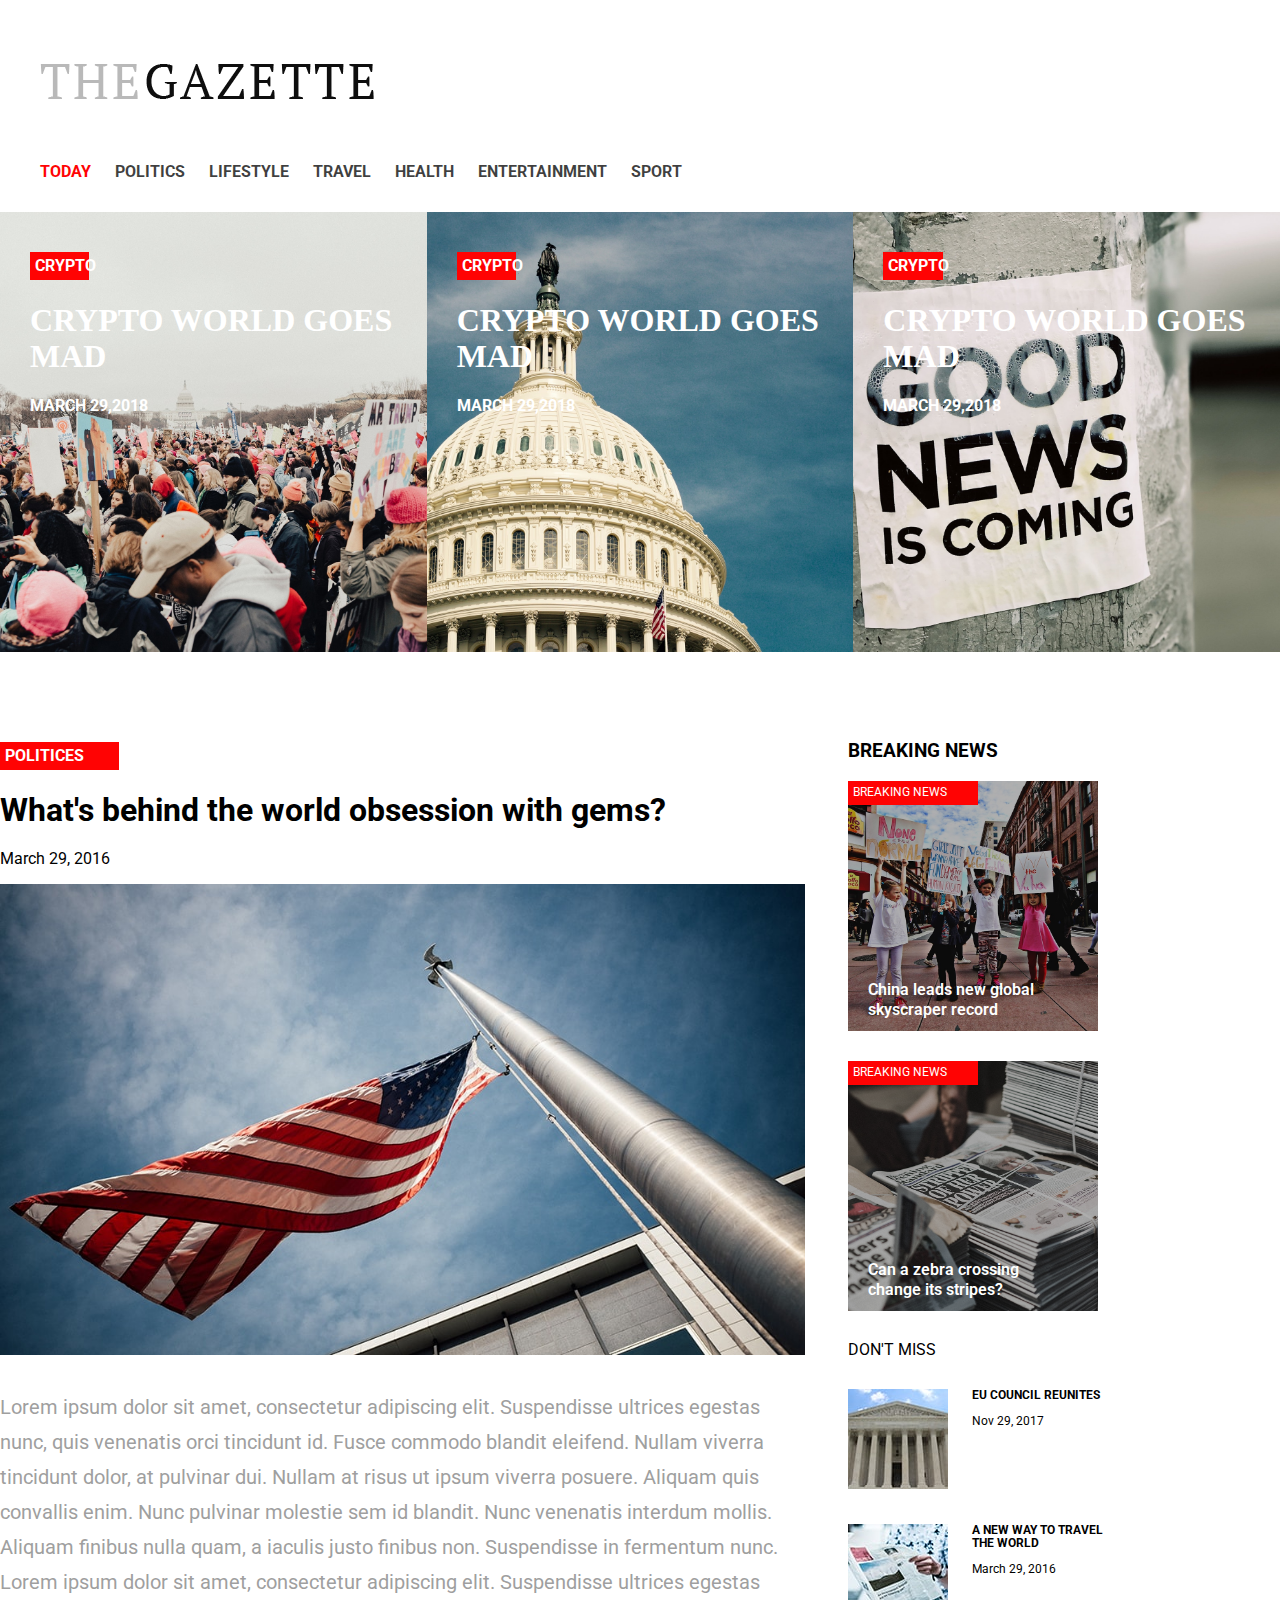
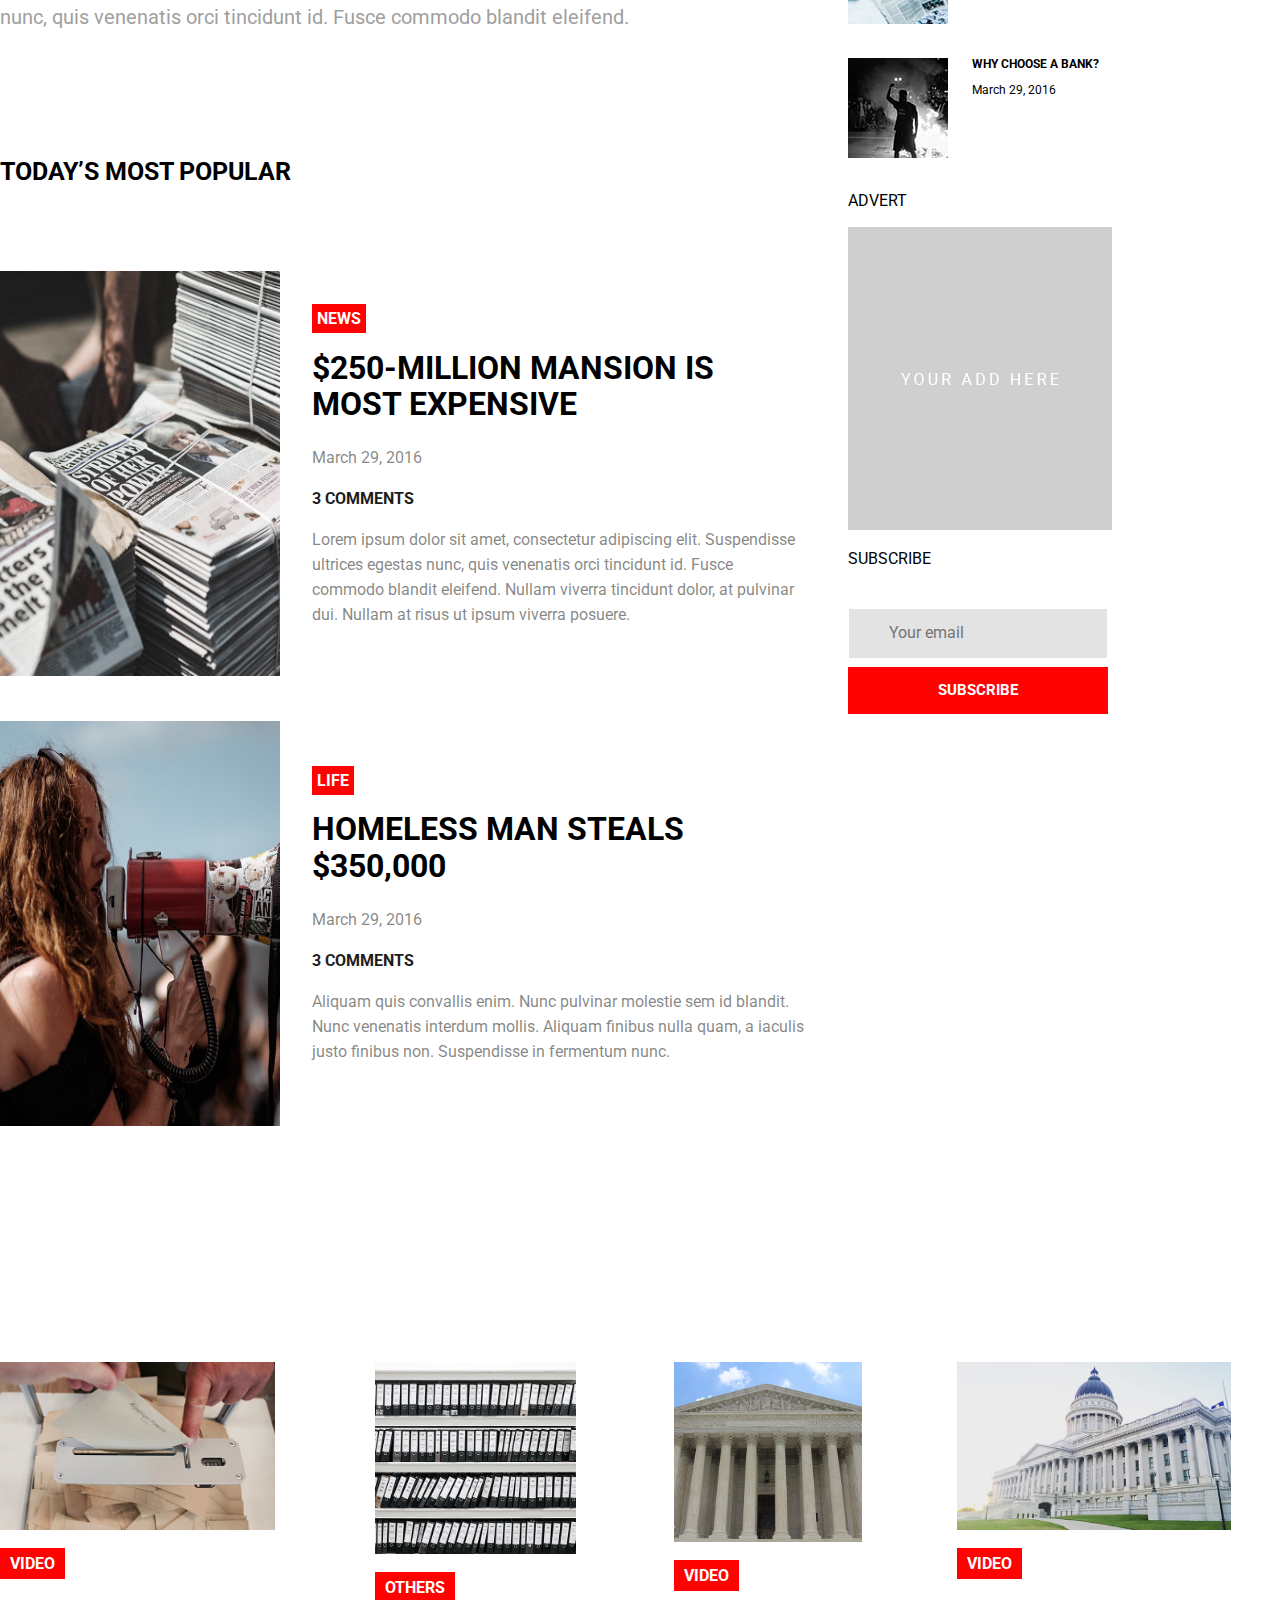
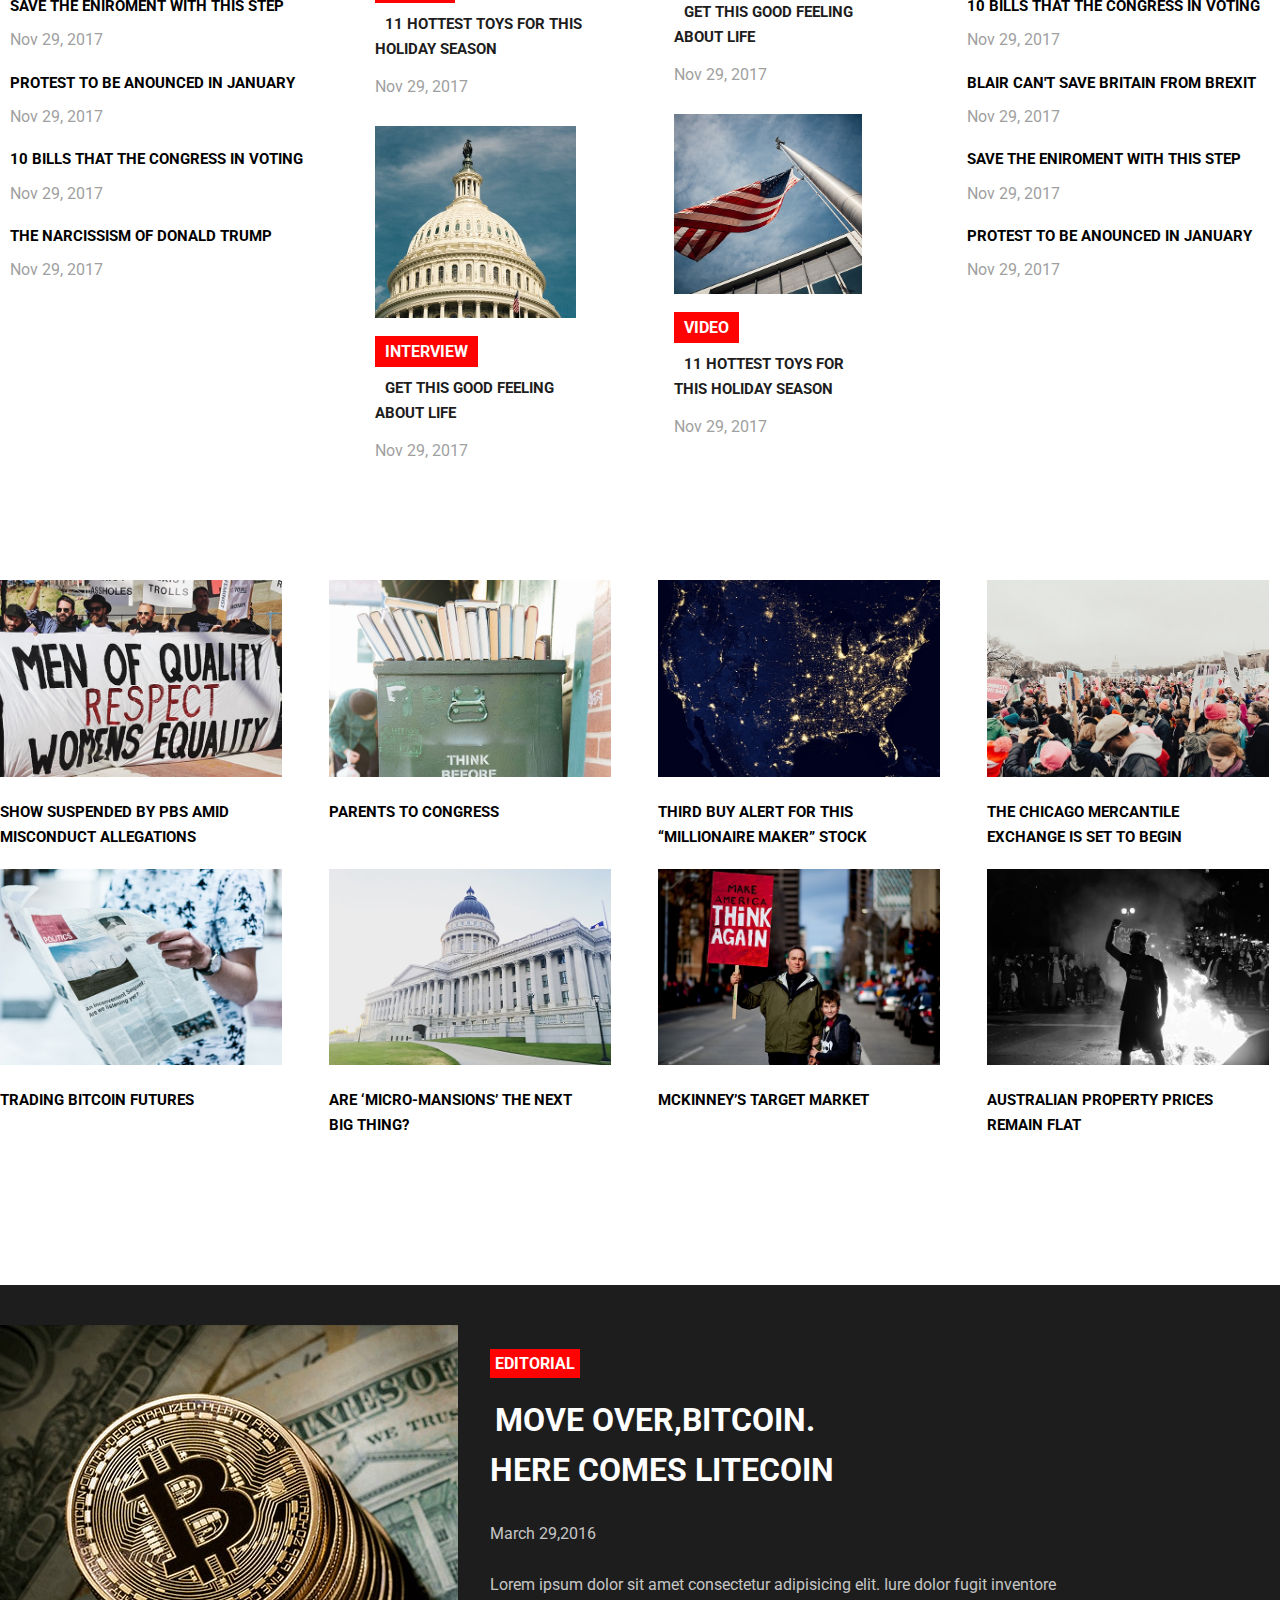
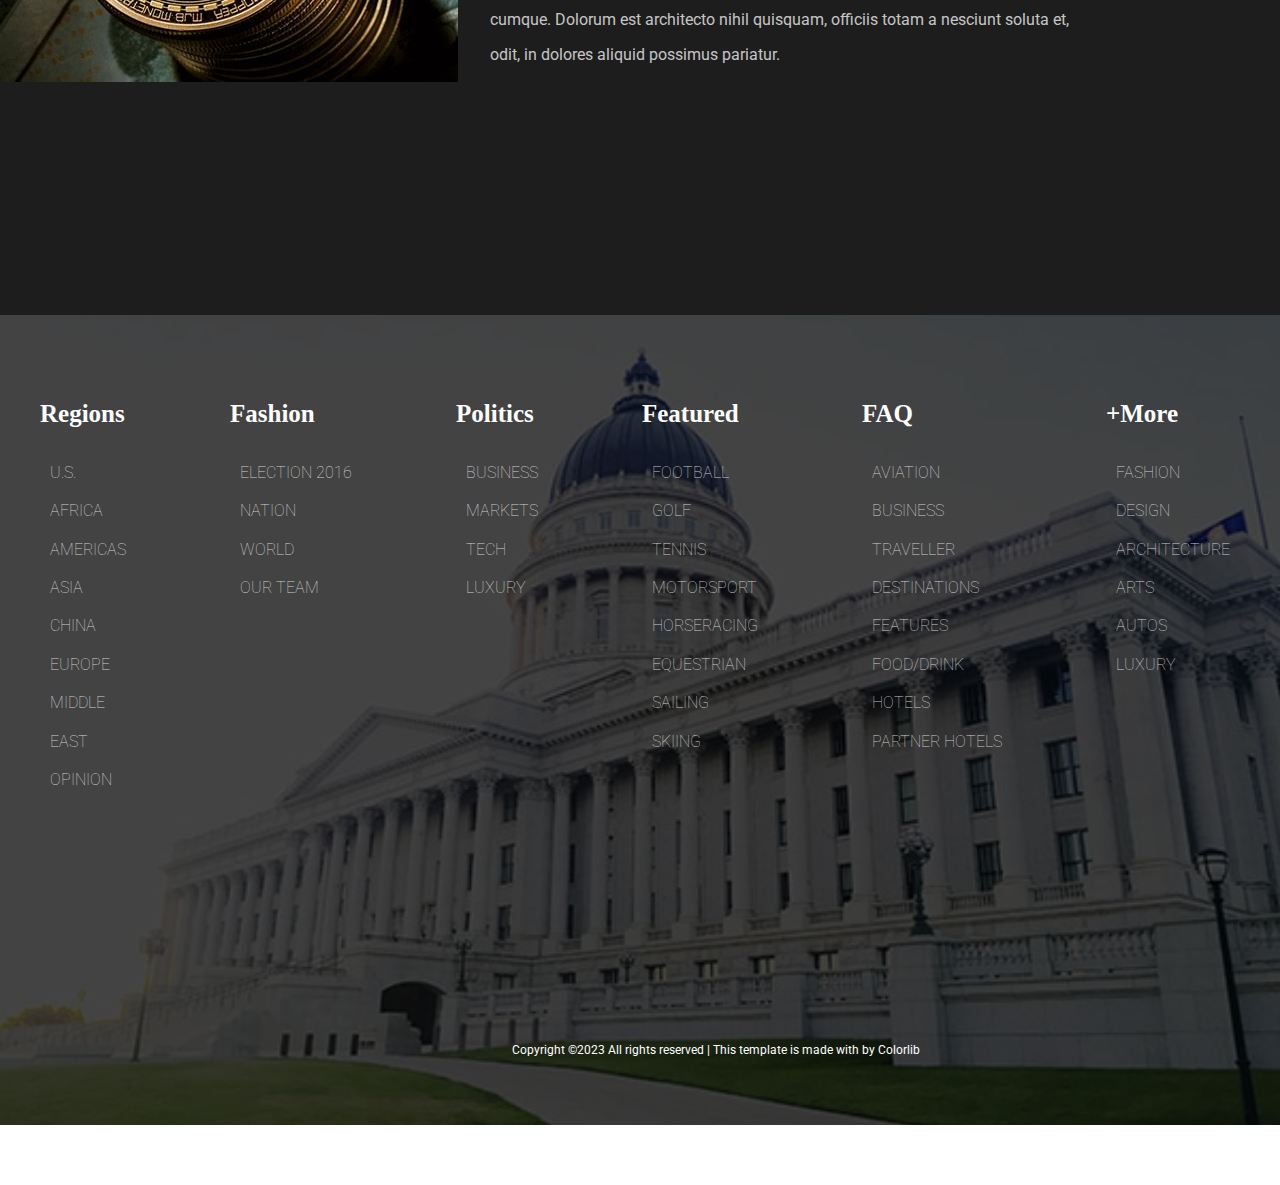
<file: index.html>
<!DOCTYPE html>
<html lang="en">
<head>
    <meta charset="UTF-8">
    <link rel="stylesheet" href="css/style.min.css">
    <link rel="preconnect" href="https://fonts.googleapis.com">
<link rel="preconnect" href="https://fonts.gstatic.com" crossorigin>
<link href="https://fonts.googleapis.com/css2?family=Roboto:wght@300&display=swap" rel="stylesheet">
    <title>The GAZELLE</title>
</head>
<body>
    <header>
<div><img src="core-img/logo.png" alt=""></div>
<nav class="main-nav">
    <a href="">TODAY</a>
    <a href=""> POLITICS</a>
    <a href=""> LIFESTYLE</a>
    <a href=""> TRAVEL</a>
    <a href=""> HEALTH</a>
    <a href="">ENTERTAINMENT</a>
    <a href="">SPORT</a>
</nav>
</header>
    <div class="menu-scroll">
        <section class="box-menu">
        <div class="rouge"><a href="">crypto</a></div>
        <h1> <a href="">Crypto world goes mad</a> </h1>
        <p> <a href="">March 29,2018</a> </p>
        </section >
        <section class="box-menu">
            <div class="rouge"><a href="">crypto</a></div>
        <h1> <a href="">Crypto world goes mad</a> </h1>
        <p> <a href="">March 29,2018</a> </p>
        </section>
        <section class="box-menu">
            <div class="rouge"><a href="">crypto</a></div>
        <h1><a href="">Crypto world goes mad</a></h1>
        <p> <a href="">March 29,2018</a> </p>
        </section>
    </div>
    <main class="main-1">
        <div class="large-colonne">
            <div class="box-menu">
             <div class="rouge"><a href="">Politices</a></div>
               <h1>What's behind the world obsession with gems?</h1>
               <p>March 29, 2016</p>
            </div>
            <div class="blog">
                <img src="blog-img/1.jpg" alt="">
                <p>Lorem ipsum dolor sit amet, consectetur adipiscing elit. Suspendisse ultrices egestas nunc, quis venenatis orci tincidunt id. Fusce commodo blandit eleifend. Nullam viverra tincidunt dolor, at pulvinar dui. Nullam at risus ut ipsum viverra posuere. Aliquam quis convallis enim. Nunc pulvinar molestie sem id blandit. Nunc venenatis interdum mollis. Aliquam finibus nulla quam, a iaculis justo finibus non. Suspendisse in fermentum nunc. Lorem ipsum dolor sit amet, consectetur adipiscing elit. Suspendisse ultrices egestas nunc, quis venenatis orci tincidunt id. Fusce commodo blandit eleifend.</p>
            </div>
            <div class="continue-reading">
                <a class="btn-withe" href="">continue-reading<a>
                <div class="réseaux-sociaux">
                    <a href=""></a>
                    <a href=""></a>
                    <a href=""></a>
                    <a href=""></a>
                </div>
            </div>
            <p class="today">TODAY’S MOST POPULAR</p>
            <div class="img-text1">
                <div><img src="blog-img/2.jpg" alt=""></div>
                <div class="text1">
                    <a class="rouge" href="">NEWS</a>
                    <h1> <a href="">$250-million mansion is most expensive</a> </h1>
                    <p>March 29, 2016</p>
                        <p> <a href="">3 COMMENTS</a> </p>
                       <p> Lorem ipsum dolor sit amet, consectetur adipiscing elit. Suspendisse ultrices egestas nunc, quis venenatis orci tincidunt id. Fusce commodo blandit eleifend. Nullam viverra tincidunt dolor, at pulvinar dui. Nullam at risus ut ipsum viverra posuere.</p>
                </div>
            </div>
                <div class="img-text1">
                    <div><img src="blog-img/3.jpg" alt=""></div>
                    <div class="text1">
                        <a class="rouge" href="">LIFE</a>
                        <h1>  <a href="">Homeless man steals $350,000</a> </h1>
                        <p>March 29, 2016</p>
                            <p><a href="">3 COMMENTS</a> </p>
                           <p>
                            Aliquam quis convallis enim. Nunc pulvinar molestie sem id blandit. Nunc venenatis interdum mollis. Aliquam finibus nulla quam, a iaculis justo finibus non. Suspendisse in fermentum nunc.</p>
                    </div>
        
        </div>
    </div>
    <div class="étroite-colonne">
            <h3>BREAKING NEWS</h3>
            <div class="breaking-news">
                <p >BREAKING NEWS</p>
                <P>China leads new global skyscraper record</p>
            </div>
            <div class="breaking-news">
                <p >BREAKING NEWS</p>
                <P>Can a zebra crossing change its stripes?</p>
            </div>
            <p>DON'T MISS</p>
            <div class="dont-miss">
                <div class="img-text">
                    <div><img src="blog-img/dm-1.jpg" alt=""></div>
                    <div class="dont-miss-text"><a href="">EU council reunites</a>
                    <p> Nov 29, 2017</p></div>
                </div>
                    <div class="img-text">
                        <div><img src="blog-img/dm-2.jpg" alt=""></div>
                        <div class="dont-miss-text"><a href="">A new way to travel the world</a>
                        <p>March 29, 2016</p></div>
                    </div>
                        <div class="img-text">
                            <div><img src="blog-img/dm-3.jpg" alt=""></div>
                            <div class="dont-miss-text"><a href="">Why choose a bank?</a>
                            <p>  March 29, 2016</p></div>
                        </div>
            </div>
            <p>ADVERT</p>
            <div class="add">   <a href=""><img src="bg-img/add.png" alt=""></a> </div>
            <P>SUBSCRIBE</P>
            <div class="subscribe">
                 <input type="text" placeholder="Your email">
                 <a class="btn btn-red" href="">SUBSCRIBE</a>
            </div>
        </div>
        </div>
    </main>
        <section class="quatre-colonnes">
            <div class="colonnes-video">
                <div class="img1"><img src="blog-img/12.jpg" alt=""></div>
                <div class="text">
                    <a href="">VIDEO</a>
                    <h3> <a href="">Save the eniroment with this step</a> </h3>
                    <p>Nov 29, 2017 </p>
                </div>
                <div class="text">
                    <h3><a href="">Protest to be anounced in January</a> </h3>
                  <p>Nov 29, 2017</p>  </div>
                    <div class="text"> 
                        <h3><a href="">10 Bills that the Congress in voting</a></h3> 
                       <p>Nov 29, 2017</p>
                     </div>
                    <div class="text">    
                        <h3><a href="">The narcissism of Donald Trump</a></h3>  
                     <p>Nov 29, 2017</p>   </div>
            </div>
            <div class="colonnes-de-milieu">
                <div class="box-colonnes-de-milieu">
                    <img src="blog-img/14.jpg" alt="">
                    <a href="">OTHERS</a>
                    <h3><a href="">11 hottest toys for this holiday season</a></h3>  
                     <p>Nov 29, 2017</p>  
                </div>
                
                <div class="box-colonnes-de-milieu">
                    <img src="blog-img/16.jpg" alt="">
                    <a href="">INTERVIEW</a>
                    <h3><a href="">Get this good feeling about life</a></h3>  
                     <p>Nov 29, 2017</p>  
                </div>
               
            </div>
            <div class="colonnes-de-milieu"> 
                <div class="box-colonnes-de-milieu">
                    <img src="blog-img/15.jpg" alt="">
                    <a href="">VIDEO</a>
                    <h3><a href="">Get this good feeling about life</a></h3>  
                     <p>Nov 29, 2017</p>  
                </div>
                <div class="box-colonnes-de-milieu">
                    <img  src="blog-img/17.jpg" alt="">
                    <a href="">VIDEO</a>
                    <h3><a href="">11 hottest toys for this holiday season</a></h3>  
                     <p>Nov 29, 2017</p>  
                </div>

            </div>
            <div class="colonnes-video">
                <div class="img1"><img src="blog-img/13.jpg" alt=""></div>
                <div class="text">
                    <a href="">VIDEO</a>
                    <h3> <a href="">10 Bills that the Congress in voting</a> </h3>
                    <p>Nov 29, 2017 </p>
                </div>
                <div class="text">
                    <h3><a href="">Blair can't save Britain from Brexit</a> </h3>
                  <p>Nov 29, 2017</p>  </div>
                    <div class="text"> 
                        <h3><a href="">Save the eniroment with this step</a></h3> 
                       <p>Nov 29, 2017</p>
                     </div>
                    <div class="text">    
                        <h3><a href="">Protest to be anounced in January</a></h3>  
                     <p>Nov 29, 2017</p>   </div>
            </div>
        </section>
        <section class="parti-huit-video">
            <div class="col1"><div class="box-video">
                <img src="blog-img/4.jpg" alt="">
                <h3>  <a href="">Show suspended by PBS amid misconduct allegations</a> </h3>
            </div>
            <div class="box-video">
                <img src="blog-img/5.jpg" alt="">
                <h3>  <a href="">Parents to Congress</a> </h3>
            </div>
            <div class="box-video">
                <img src="blog-img/6.jpg" alt="">
                <h3>  <a href="">Third Buy Alert for This “Millionaire Maker” Stock</a> </h3>
            </div>
            <div class="box-video">
                <img src="blog-img/7.jpg" alt="">
                <h3>  <a href="">The Chicago Mercantile Exchange is set to begin</a> </h3>
            </div></div>
           <div class="col1"> <div class="box-video">
                <img src="blog-img/8.jpg" alt="">
                <h3>  <a href="">Trading bitcoin futures</a> </h3>
            </div>
            <div class="box-video">
                <img src="blog-img/9.jpg" alt="">
                <h3>  <a href="">Are ‘Micro-Mansions’ the Next Big Thing?</a> </h3>
            </div>
            <div class="box-video">
                <img src="blog-img/10.jpg" alt="">
                <h3>  <a href="">McKinney’s target market</a> </h3>
            </div>
            <div class="box-video">
                <img src="blog-img/11.jpg" alt="">
                <h3>  <a href="">Australian Property Prices Remain Flat</a> </h3>
            </div>
        </div>
        </section>
    
    <section class="bitcoin">
        <div class="bitcoin-centré">
        <div> <img src="blog-img/bitcoin.jpg" alt=""> </div>
        <div class="text">
            <a href="">Editorial</a>
            <h1> <a href=""> Move over,bitcoin.
                Here comes litecoin</a> </h1>
            <p>March 29,2016</p>
            <P>Lorem ipsum dolor sit amet consectetur adipisicing elit. Iure dolor fugit inventore cumque. Dolorum est architecto nihil quisquam, officiis totam a nesciunt soluta et, odit, in dolores aliquid possimus pariatur.</P>
        </div>
    </div>
    </section>
    <footer>
        <div class="footer-menu">
        <div class="menu"><h3>Regions</h3>
            <a href="">U.S.</a>
            <a href=""> Africa</a>
            <a href=""> Americas</a>
            <a href="">Asia</a>
            <a href="">China</a>
            <a href="">Europe</a>
            <a href=""> Middle</a>
            <a href=""> East</a>
            <a href="">Opinion</a>
        </div>
        <div class="menu"><h3>Fashion</h3>
            <a href="">Election 2016</a>
            <a href=""> Nation</a>
            <a href="">World</a>
            <a href=""> Our Team</a>
           </div>
        <div class="menu">
            <h3>Politics</h3>
                <a href="">Business</a>
                <a href="">Markets</a>
                <a href="">Tech</a>
                <a href="">Luxury</a>
        </div>
        <div class="menu"><h3>Featured</h3>
            <a href="">Football</a>
            <a href="">Golf</a>
            <a href="">Tennis</a>
            <a href="">Motorsport</a>
            <a href="">Horseracing</a>
            <a href="">Equestrian</a>
            <a href="">Sailing</a>
            <a href="">Skiing</a>
        </div>
        <div class="menu"><h3>FAQ</h3>
            <a href="">Aviation</a>
            <a href="">Business</a>
            <a href="">Traveller</a>
            <a href="">Destinations</a>
            <a href="">Features</a>
            <a href="">Food/Drink</a>
            <a href="">Hotels</a>
            <a href="">Partner Hotels</a>
        </div>
        <div class="menu">
            <h3>+More</h3>
                <a href="">Fashion</a>
                <a href="">Design</a>
                <a href="">Architecture</a>
                <a href="">Arts</a>
                <a href="">Autos</a>
                <a href="">Luxury</a>
        </div>
       </div>
       <div><small>Copyright ©2023 All rights reserved | This template is made with  by Colorlib</small></div>
    </footer>
</body>
</html>
</file>
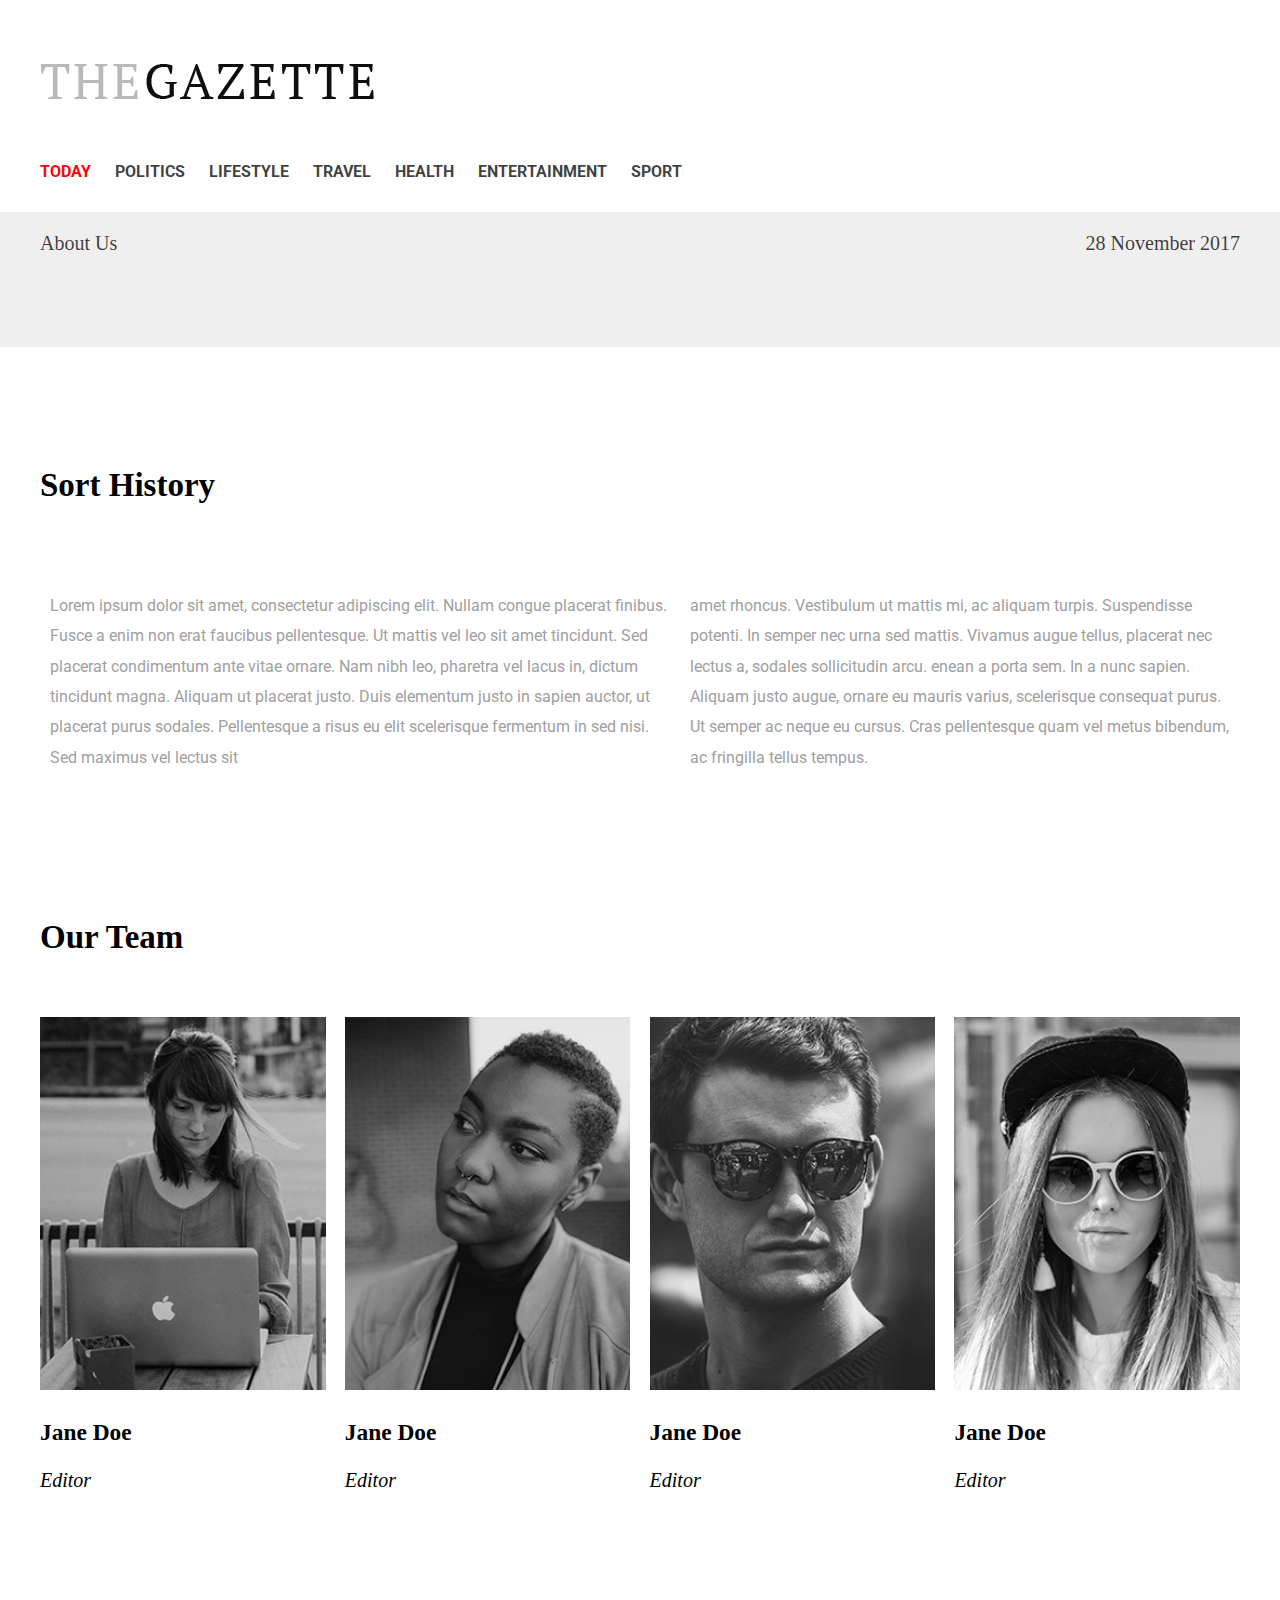
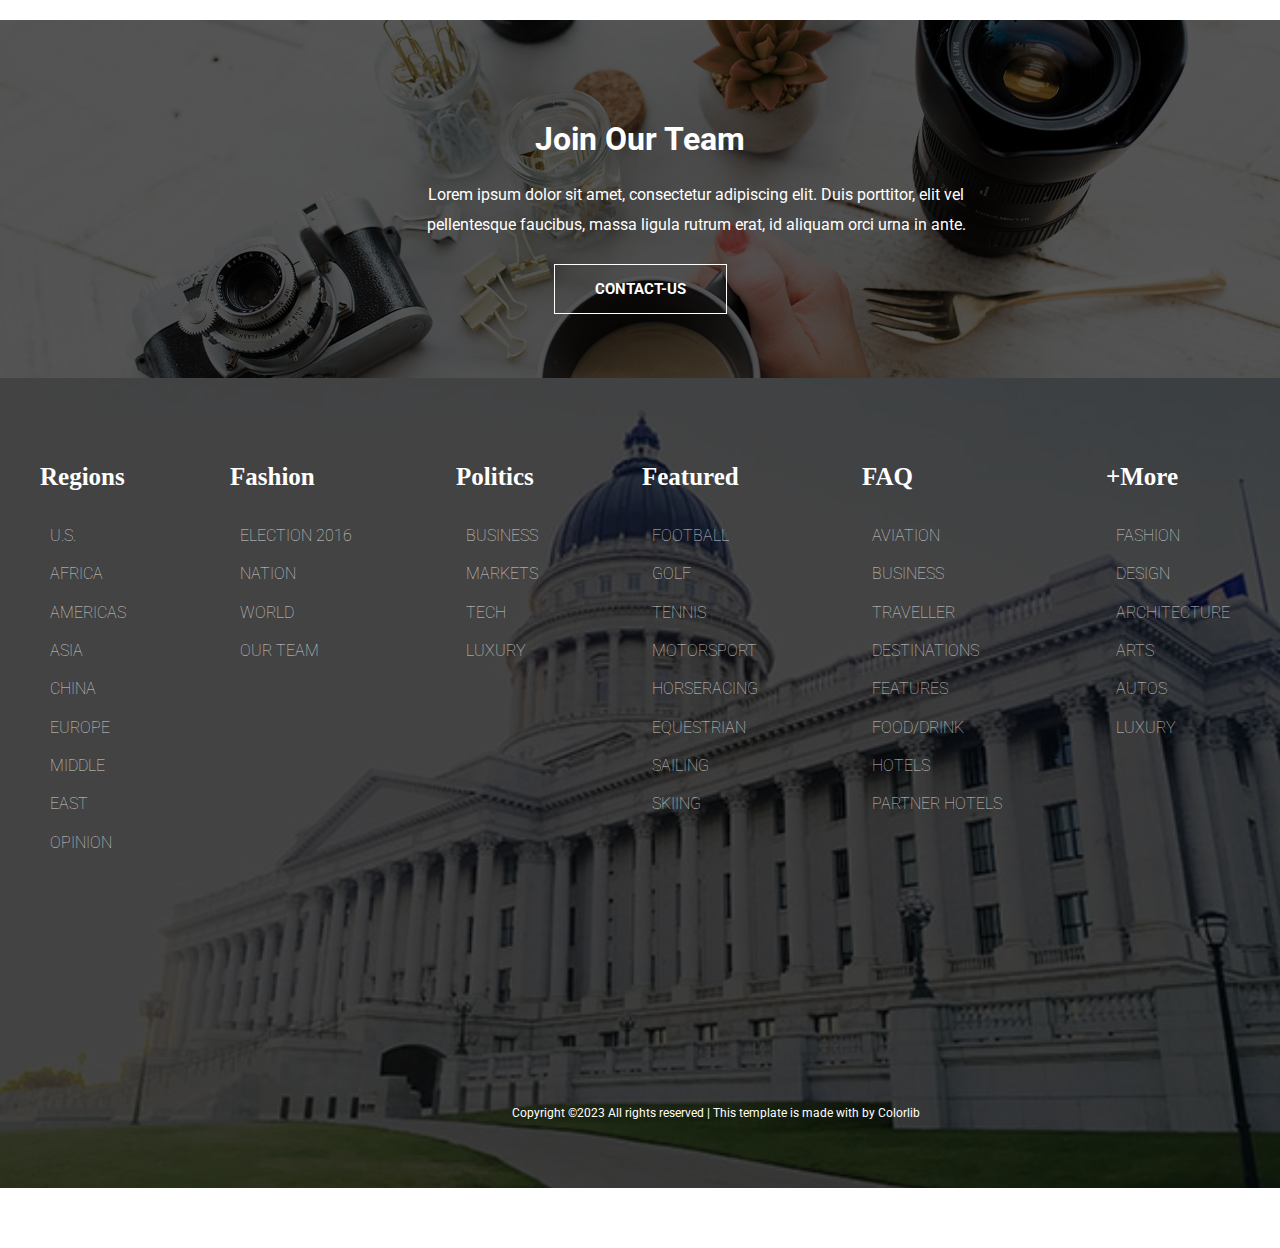
<file: about.html>
<!DOCTYPE html>
<html lang="en">
<head>
    <meta charset="UTF-8">
    <link rel="stylesheet" href="css/style.min.css">
    <link rel="preconnect" href="https://fonts.googleapis.com">
<link rel="preconnect" href="https://fonts.gstatic.com" crossorigin>
<link href="https://fonts.googleapis.com/css2?family=Roboto:wght@300&display=swap" rel="stylesheet">
    <title>Document</title>
</head>
<body>
    <header>
    <div><img src="core-img/logo.png" alt=""></div>
<nav class="main-nav">
    <a href="">TODAY</a>
    <a href=""> POLITICS</a>
    <a href=""> LIFESTYLE</a>
    <a href=""> TRAVEL</a>
    <a href=""> HEALTH</a>
    <a href="">ENTERTAINMENT</a>
    <a href="">SPORT</a>
</nav>
</header>
<div class="about-us">
    <div class="about-us-content"> <p>About Us</p> 
   <p>28 November 2017</p> </div>
</div>
<main class="about-main">
    <h2>Sort History</h2>
    <div class="story">
        <p>
            Lorem ipsum dolor sit amet, consectetur adipiscing elit. Nullam congue placerat finibus. Fusce a enim non erat faucibus pellentesque. Ut mattis vel leo sit amet tincidunt. Sed placerat condimentum ante vitae ornare. Nam nibh leo, pharetra vel lacus in, dictum tincidunt magna. Aliquam ut placerat justo. Duis elementum justo in sapien auctor, ut placerat purus sodales. Pellentesque a risus eu elit scelerisque fermentum in sed nisi. Sed maximus vel lectus sit</p>
            <p>amet rhoncus. Vestibulum ut mattis mi, ac aliquam turpis. Suspendisse potenti. In semper nec urna sed mattis. Vivamus augue tellus, placerat nec lectus a, sodales sollicitudin arcu. enean a porta sem. In a nunc sapien. Aliquam justo augue, ornare eu mauris varius, scelerisque consequat purus. Ut semper ac neque eu cursus. Cras pellentesque quam vel metus bibendum, ac fringilla tellus tempus.</p>
    </div>
    <h2>Our Team</h2>
    <div class="our-teams">
        <div class="team">
            <img src="bg-img/t1.jpg" alt="">
            <h3>Jane Doe</h3>
            <i>Editor</i>

        </div>
        <div class="team">
            <img src="bg-img/t2.jpg" alt="">
            <h3>Jane Doe</h3>
            <i>Editor</i>
        </div>
        <div class="team">
            <img src="bg-img/t3.jpg" alt="">
            <h3>Jane Doe</h3>
            <i>Editor</i>

        </div>
        <div class="team">
            <img src="bg-img/t4.jpg" alt="">
            <h3>Jane Doe</h3>
            <i>Editor</i>
        </div>
    </div>
</main>
<section class="enjoy-teams">
   <div class="text-enjoy"> <h1> Join Our Team</h1>
    <p>Lorem ipsum dolor sit amet, consectetur adipiscing elit. Duis porttitor, elit vel pellentesque faucibus, massa ligula rutrum erat, id aliquam orci urna in ante.</p>
    <a class="btn btn-withes" href="">contact-us</a></div>
</section>
<footer>
    <div class="footer-menu">
    <div class="menu"><h3>Regions</h3>
        <a href="">U.S.</a>
        <a href=""> Africa</a>
        <a href=""> Americas</a>
        <a href="">Asia</a>
        <a href="">China</a>
        <a href="">Europe</a>
        <a href=""> Middle</a>
        <a href=""> East</a>
        <a href="">Opinion</a>
    </div>
    <div class="menu"><h3>Fashion</h3>
        <a href="">Election 2016</a>
        <a href=""> Nation</a>
        <a href="">World</a>
        <a href=""> Our Team</a>
       </div>
    <div class="menu">
        <h3>Politics</h3>
            <a href="">Business</a>
            <a href="">Markets</a>
            <a href="">Tech</a>
            <a href="">Luxury</a>
    </div>
    <div class="menu"><h3>Featured</h3>
        <a href="">Football</a>
        <a href="">Golf</a>
        <a href="">Tennis</a>
        <a href="">Motorsport</a>
        <a href="">Horseracing</a>
        <a href="">Equestrian</a>
        <a href="">Sailing</a>
        <a href="">Skiing</a>
    </div>
    <div class="menu"><h3>FAQ</h3>
        <a href="">Aviation</a>
        <a href="">Business</a>
        <a href="">Traveller</a>
        <a href="">Destinations</a>
        <a href="">Features</a>
        <a href="">Food/Drink</a>
        <a href="">Hotels</a>
        <a href="">Partner Hotels</a>
    </div>
    <div class="menu">
        <h3>+More</h3>
            <a href="">Fashion</a>
            <a href="">Design</a>
            <a href="">Architecture</a>
            <a href="">Arts</a>
            <a href="">Autos</a>
            <a href="">Luxury</a>
    </div>
   </div>
   <div>
    <small>Copyright ©2023 All rights reserved | This template is made with  by Colorlib</small>
</div>
</footer>
</body>
</html>
</file>
<file: css/style.min.css>
/*! normalize.css v8.0.1 | MIT License | github.com/necolas/normalize.css */html{line-height:1.15;-webkit-text-size-adjust:100%}html{box-sizing:border-box}*,*:before,*:after{box-sizing:inherit}body{margin:0}main{display:block}h1{font-size:2em;margin:.67em 0}hr{box-sizing:content-box;height:0;overflow:visible}pre{font-family:monospace,monospace;font-size:1em}a{background-color:rgba(0,0,0,0)}abbr[title]{border-bottom:none;text-decoration:underline;-webkit-text-decoration:underline dotted;text-decoration:underline dotted}b,strong{font-weight:bolder}code,kbd,samp{font-family:monospace,monospace;font-size:1em}small{font-size:80%}sub,sup{font-size:75%;line-height:0;position:relative;vertical-align:baseline}sub{bottom:-0.25em}sup{top:-0.5em}img{border-style:none}button,input,optgroup,select,textarea{font-family:inherit;font-size:100%;line-height:1.15;margin:0}button,input{overflow:visible}button,select{text-transform:none}button,[type=button],[type=reset],[type=submit]{-webkit-appearance:button}button::-moz-focus-inner,[type=button]::-moz-focus-inner,[type=reset]::-moz-focus-inner,[type=submit]::-moz-focus-inner{border-style:none;padding:0}button:-moz-focusring,[type=button]:-moz-focusring,[type=reset]:-moz-focusring,[type=submit]:-moz-focusring{outline:1px dotted ButtonText}fieldset{padding:.35em .75em .625em}legend{box-sizing:border-box;color:inherit;display:table;max-width:100%;padding:0;white-space:normal}progress{vertical-align:baseline}textarea{overflow:auto}[type=checkbox],[type=radio]{box-sizing:border-box;padding:0}[type=number]::-webkit-inner-spin-button,[type=number]::-webkit-outer-spin-button{height:auto}[type=search]{-webkit-appearance:textfield;outline-offset:-2px}[type=search]::-webkit-search-decoration{-webkit-appearance:none}::-webkit-file-upload-button{-webkit-appearance:button;font:inherit}details{display:block}summary{display:list-item}template{display:none}[hidden]{display:none}header{width:1200px;margin:0 auto;margin-bottom:30PX;margin-top:5%}header img{margin-bottom:5%}header .main-nav a{margin-left:20PX;text-decoration:none;color:rgba(0,0,0,.75);text-transform:uppercase;font-weight:bold}header .main-nav a:nth-of-type(1){margin-left:0;color:#ff0303}header .main-nav a:hover{color:#ff0303}footer{position:relative;height:90vh;background:url(../blog-img/9.jpg) no-repeat center/cover}footer .footer-menu{width:1200px;margin:0 auto;height:100%;display:flex;flex-direction:row;justify-content:space-between}footer .footer-menu .menu{position:relative;display:flex;flex-direction:column;margin-top:5%;height:100%;color:#fff}footer .footer-menu .menu a{text-decoration:none;color:rgba(255,255,255,.767);padding:10px;font-weight:100}footer .footer-menu .menu h3{font-family:"PT Serif",serif !important;font-size:25px}footer small{position:absolute;top:90%;left:40%;color:#fff;font-size:12px}.footer-menu::before{content:"";background-color:rgba(0,0,0,.712);position:absolute;top:0;left:0;height:100%;width:100%}body{font-family:"Roboto",sans-serif}.menu-scroll{display:flex;flex-direction:row}.menu-scroll .box-menu{padding-left:30px;width:33.3333333333%;height:440px;background:url(../bg-img/1.jpg) no-repeat center/cover}.menu-scroll .box-menu h1{font-family:"PT Serif",serif !important}.box-menu:nth-of-type(2){background:url(../bg-img/2.jpg) no-repeat center/cover}.box-menu:nth-of-type(3){background:url(../bg-img/3.jpg) no-repeat center/cover}.rouge{margin-top:40px;width:15%;padding:5px;background:#ff0303}a{text-decoration:none;color:#fff;font-weight:bold;text-transform:uppercase}.main-1{padding-bottom:15%;width:1300px;margin:0 auto;display:flex;flex-direction:row;justify-content:space-between}.main-1 .large-colonne{width:75%;margin-top:50px}.main-1 .large-colonne .box-menu .rouge{width:14%}.main-1 .large-colonne .box-menu p{width:40%}.main-1 .large-colonne img{width:95%}.main-1 .large-colonne .blog p{font-size:20px;color:#9f9f9f;margin-top:30px;width:95%;line-height:35px}.main-1 .large-colonne .continue-reading{margin-bottom:50px}.main-1 .large-colonne .continue-reading .btn-white{color:#000;border:1px solid #000}.main-1 .large-colonne .img-text1{margin-bottom:40px;display:flex;flex-direction:row;gap:2em;align-items:center;width:95%}.main-1 .large-colonne .img-text1 .text1{height:80%}.main-1 .large-colonne .img-text1 .text1 a{width:100%;color:#fff}.main-1 .large-colonne .img-text1 .text1 h1 a{color:#000}.main-1 .large-colonne .img-text1 .text1 P a{color:#1d1d1d}.main-1 .large-colonne .img-text1 .text1 p{color:rgba(29,29,29,.5490196078);line-height:25px}.main-1 .large-colonne .img-text1 img{width:280px;height:45vh}.main-1 .étroite-colonne{margin-top:70px;width:40%}.main-1 .étroite-colonne .breaking-news{margin-bottom:30px;position:relative;background:url(../blog-img/bn-1.jpg) no-repeat center/cover;width:250px;height:250px}.main-1 .étroite-colonne .breaking-news P:nth-of-type(1){position:relative;padding:5px;width:130px;font-size:12px;background:#ff0303;color:#fff}.main-1 .étroite-colonne .breaking-news p:nth-of-type(2){position:relative;color:#fff;margin-top:70%;margin-left:20px;font-weight:600;width:200px;line-height:20px}.main-1 .étroite-colonne .breaking-news:nth-of-type(2){background:url(../blog-img/bn-2.jpg) no-repeat center/cover}.main-1 .dont-miss{width:100%;margin-top:30px}.main-1 .dont-miss .img-text{width:255px;display:flex;flex-direction:row;gap:1.5em;margin-bottom:30px}.main-1 .dont-miss .img-text .dont-miss-text{font-size:12px;display:flex;flex-direction:column}.main-1 .dont-miss a{color:#000}.main-1 .dont-miss .add img{margin:30px}.main-1 .subscribe{display:flex;flex-direction:column;gap:.5em;width:260px;margin-top:40px}.main-1 .subscribe input{background:rgba(128,128,128,.219);padding:15px 40px;border:1px solid #fff;text-align:left}.main-1 .subscribe .btn-red{text-align:center;background:#ff0303}.breaking-news::before{content:"";width:100%;height:100%;position:absolute;top:0;left:0;background-color:rgba(0,0,0,.308)}.quatre-colonnes{padding-bottom:7%;margin:0 auto;width:1300px;display:flex;flex-direction:row;gap:2em}.quatre-colonnes a{padding:6px 10px;background:#ff0303;width:20%}.quatre-colonnes h3 a{background:none}.quatre-colonnes .colonnes-video{width:60%}.quatre-colonnes .colonnes-video .img1 img{width:80%;margin-bottom:20px}.quatre-colonnes .colonnes-video h3 a{color:#000}.quatre-colonnes .colonnes-video h3{margin-top:25px;font-size:15px;width:100%}.quatre-colonnes .colonnes-video p{margin-left:10px;color:#9f9f9f;margin-bottom:20px}.colonnes-de-milieu .box-colonnes-de-milieu img{width:75%;margin-bottom:20px}.colonnes-de-milieu .box-colonnes-de-milieu img:nth-of-type(4){padding-top:30px}.colonnes-de-milieu .box-colonnes-de-milieu h3 a{background:none;color:#1d1d1d}.colonnes-de-milieu .box-colonnes-de-milieu p{color:#9f9f9f;margin-bottom:30px}.colonnes-de-milieu .box-colonnes-de-milieu h3{line-height:25px;font-size:15px;width:80%}.parti-huit-video{margin:0 auto;width:1300px;display:flex;flex-direction:column}.parti-huit-video .col1{display:flex;flex-direction:row;gap:1em}.parti-huit-video .box-video{width:60%}.parti-huit-video .box-video img{width:90%}.parti-huit-video .box-video h3{font-weight:300;max-width:80%}.parti-huit-video .box-video a{line-height:25px;color:#000;font-size:15px}.today{margin-top:10%;margin-bottom:10%;font-size:25px;font-weight:bold}.img-text .text a{color:#1d1d1d}.bitcoin{margin-top:10%;background:#1d1d1d;height:70vh;padding-top:40px}.bitcoin .bitcoin-centré{margin:0 auto;width:1300px;display:flex;flex-direction:row;gap:2em}.bitcoin .bitcoin-centré .text{margin-top:30px;width:50%}.bitcoin .bitcoin-centré .text a{background:#ff0303;padding:5px}.bitcoin .bitcoin-centré .text h1 a{background:#1d1d1d}.bitcoin .bitcoin-centré .text h1{line-height:50px;width:60%}.bitcoin .bitcoin-centré .text p{color:rgba(255,255,255,.7529411765);width:90%;line-height:35px}.about-us{height:15vh;color:rgba(0,0,0,.75);font-size:20PX;background:#efefef;font-family:"PT Serif",serif !important}.about-us .about-us-content{display:flex;flex-direction:row;justify-content:space-between;width:1200px;margin:0 auto}.about-us div{margin-top:2%}.about-main{width:1200px;margin:0 auto}.about-main h2{margin-top:10%}.about-main .story{width:100%;display:flex;flex-direction:row;justify-content:space-between}.about-main .story p{padding:10PX;display:flex;justify-content:space-between;color:#9f9f9f;font-size:1em;line-height:1.9;font-weight:400}h2{font-size:33px;margin-bottom:5%;font-family:"PT Serif",serif !important}.our-teams{width:100%;display:grid;grid-template-columns:repeat(4, 1fr);gap:1.2em}.our-teams .team{font-family:"PT Serif",serif !important;font-size:20px;font-weight:300 !important}.our-teams img{width:100%}.enjoy-teams{margin-top:10%;background:url(../blog-img/cta.jpg) center/cover;padding:80px;position:relative}.enjoy-teams .text-enjoy{position:relative;z-index:2;text-align:center;color:#fff}.enjoy-teams .text-enjoy P{margin-left:30%;width:50%;margin-bottom:40px;line-height:30px;text-align:center}.enjoy-teams::before{content:"";background-color:rgba(0,0,0,.664);position:absolute;top:0;left:0;height:100%;width:100%}.btn{padding:15px 40px;text-decoration:none;font-size:15px}.btn-withes{color:#fff;border:1px solid #fff}/*# sourceMappingURL=style.min.css.map */
</file>
